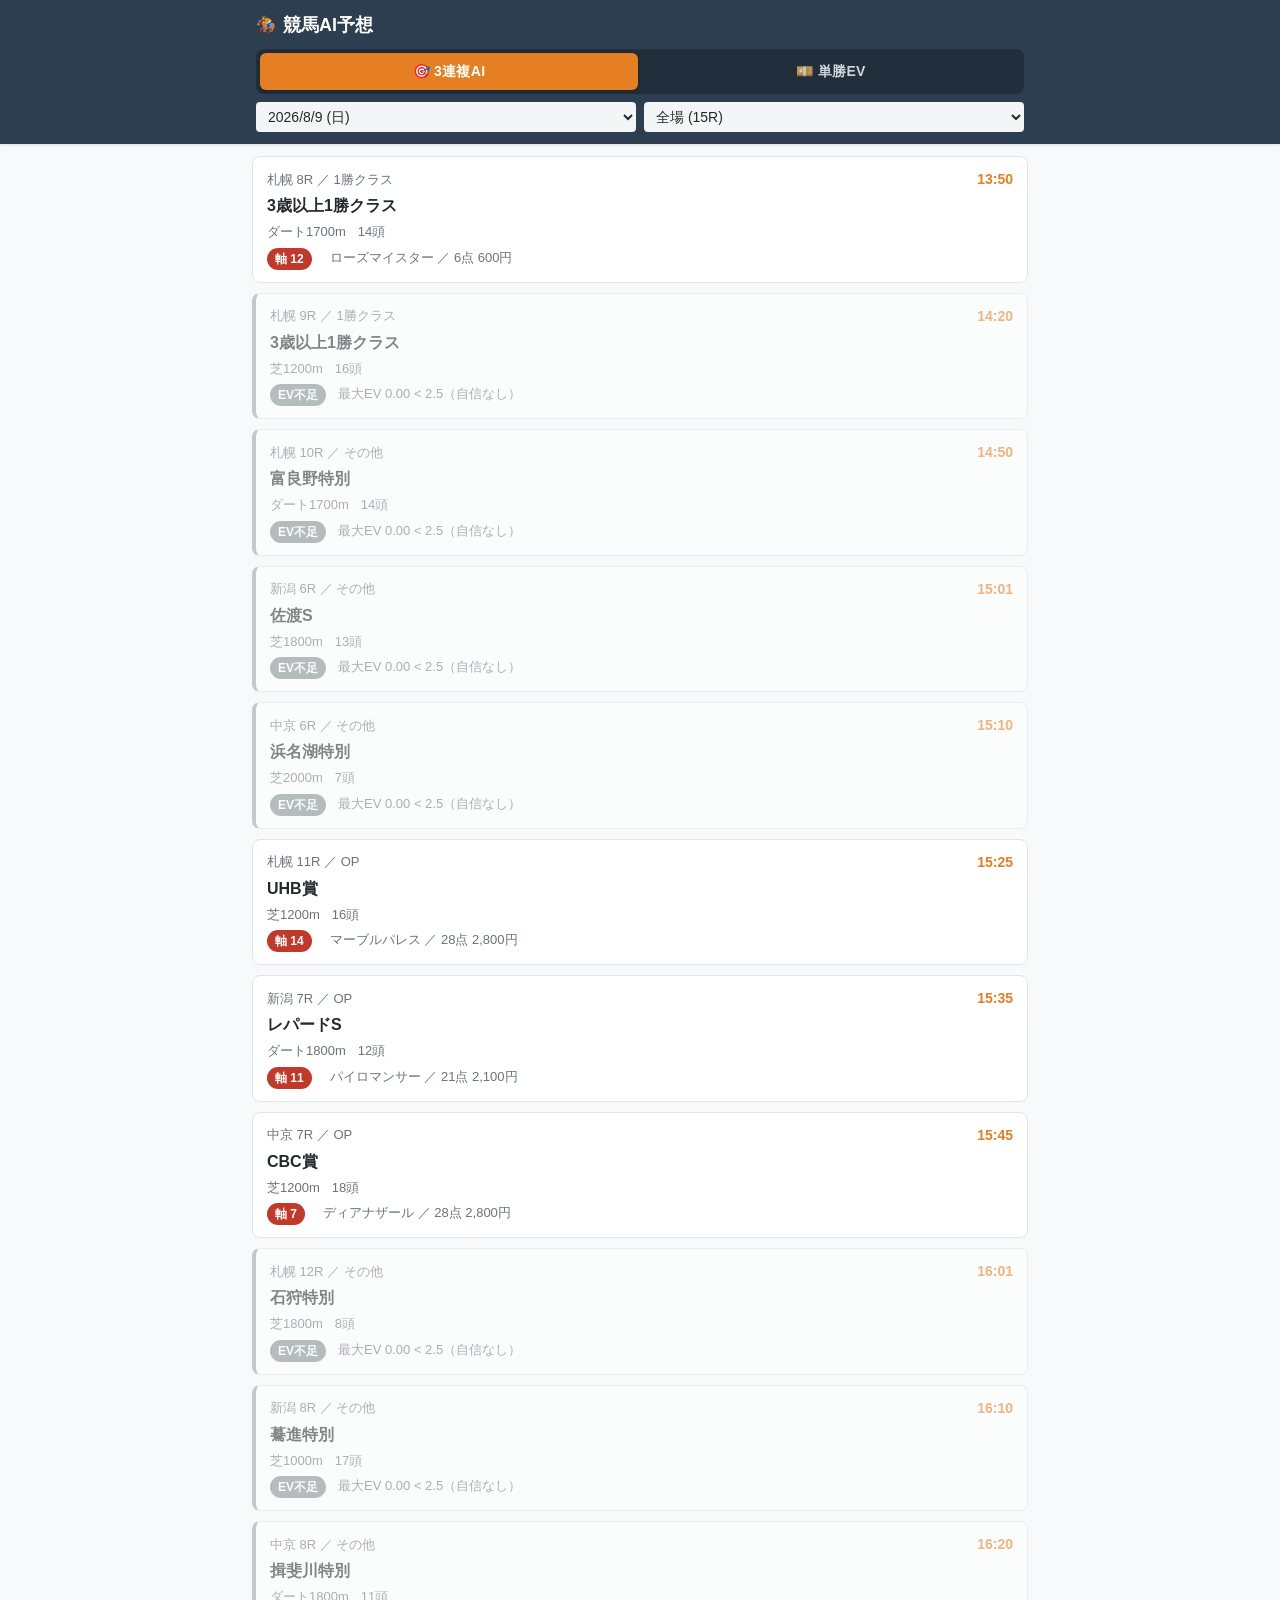
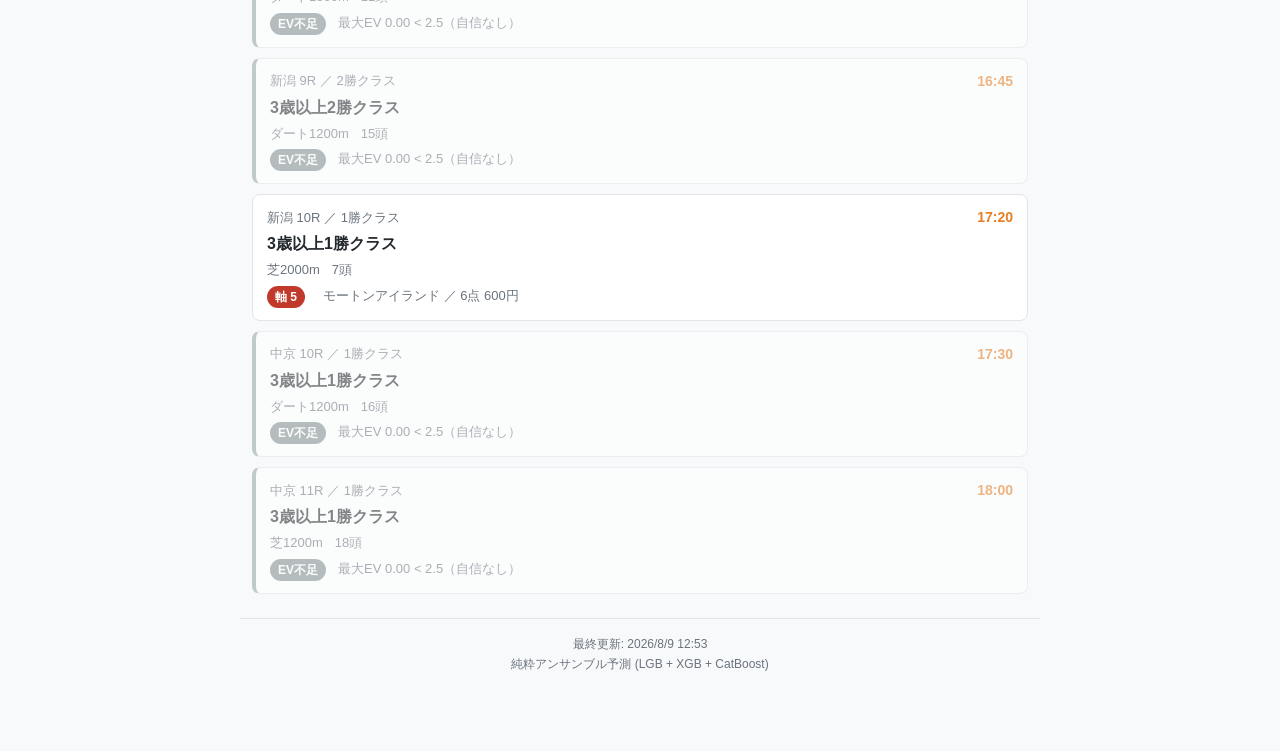
<file: docs/index.html>
<!DOCTYPE html>
<html lang="ja">
<head>
<meta charset="UTF-8">
<meta name="viewport" content="width=device-width, initial-scale=1.0, maximum-scale=1.0">
<meta name="theme-color" content="#2c3e50">
<title>競馬AI予想</title>
<link rel="stylesheet" href="style.css?v=2">
<link rel="manifest" href="manifest.json">
<link rel="apple-touch-icon" href="icons/icon-192.png">
<meta name="apple-mobile-web-app-capable" content="yes">
<meta name="apple-mobile-web-app-status-bar-style" content="default">
</head>
<body>
<header class="topbar">
  <div class="topbar-inner">
    <h1>🏇 競馬AI予想</h1>
    <nav class="tab-bar" id="tab-bar">
      <a href="index.html" class="tab-item active">🎯 3連複AI</a>
      <a href="tansho.html" class="tab-item">💴 単勝EV</a>
    </nav>
    <script>
    document.getElementById('tab-bar').addEventListener('click',function(e){
      var a=e.target.closest('a.tab-item');
      if(a&&!a.classList.contains('active')){e.preventDefault();location.href=a.getAttribute('href')+'?t='+Date.now();}
    });
    </script>
    <div class="meta" style="margin-top:8px">
      <select id="date-select" aria-label="日付選択"></select>
      <select id="venue-filter" aria-label="会場フィルタ">
        <option value="">全場</option>
      </select>
    </div>
  </div>
</header>

<main id="app">
  <p class="loading">読み込み中...</p>
</main>

<footer class="footer">
  <p id="updated-at"></p>
  <p>純粋アンサンブル予測 (LGB + XGB + CatBoost)</p>
</footer>

<script src="app.js"></script>
</body>
</html>
</file>
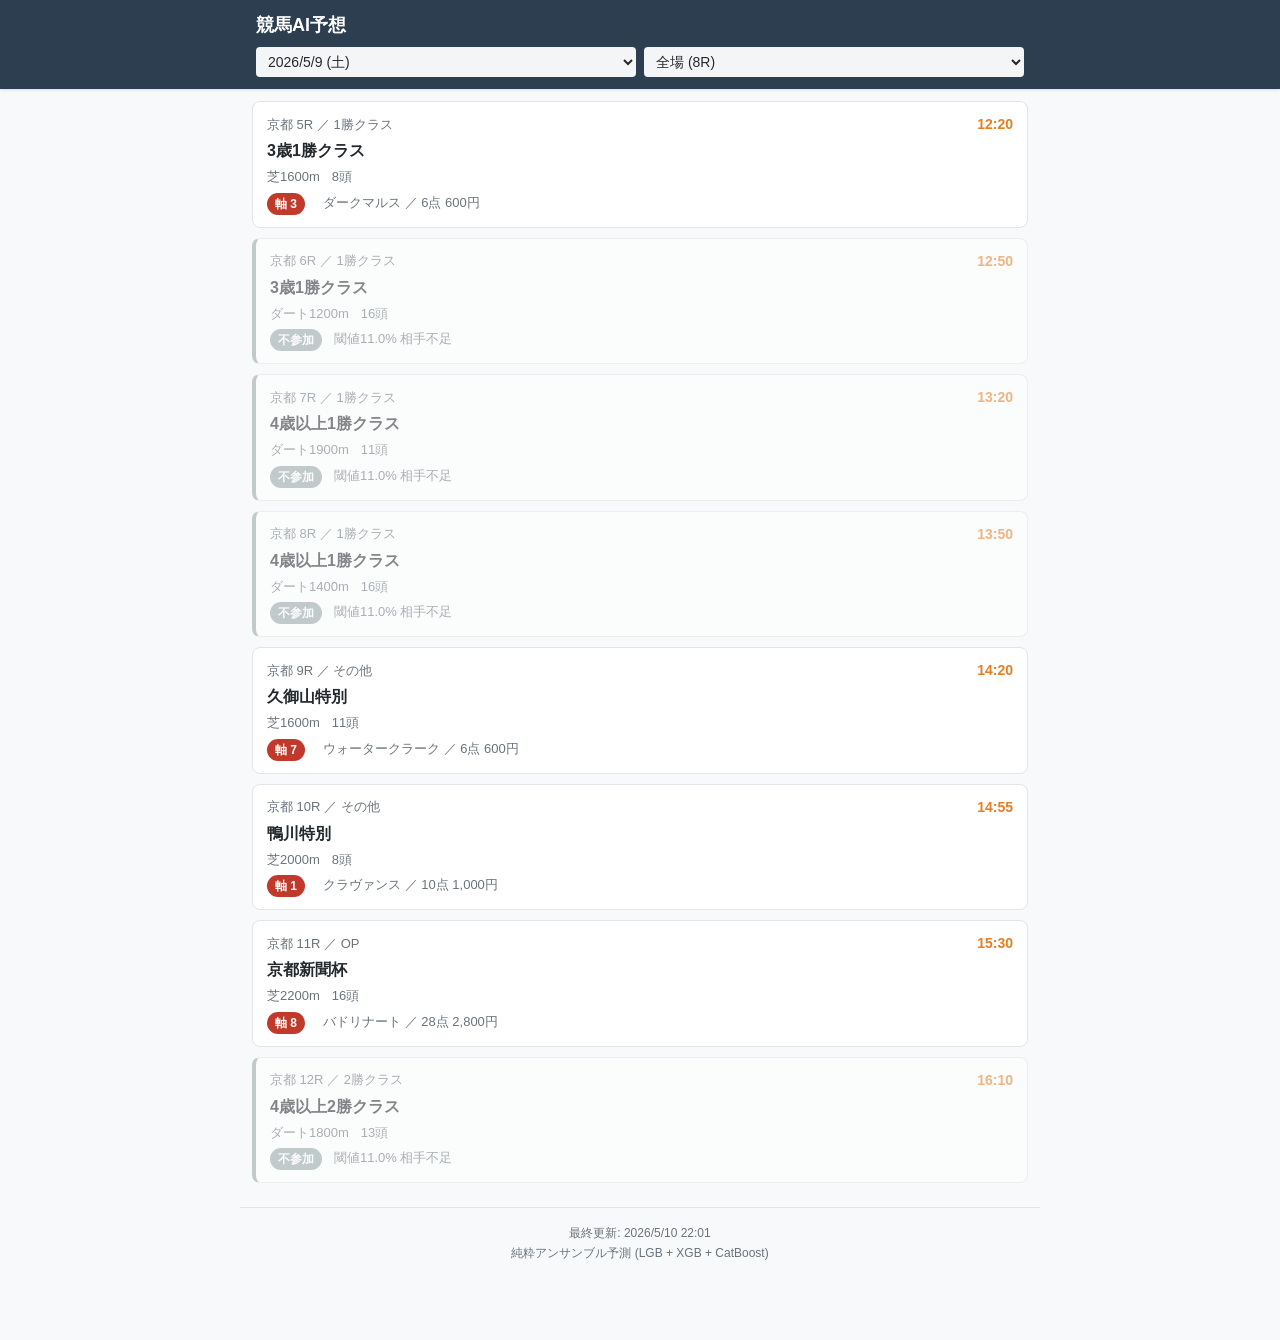
<file: web/index.html>
<!DOCTYPE html>
<html lang="ja">
<head>
<meta charset="UTF-8">
<meta name="viewport" content="width=device-width, initial-scale=1.0, maximum-scale=1.0">
<meta name="theme-color" content="#2c3e50">
<title>競馬AI予想</title>
<link rel="stylesheet" href="style.css">
<link rel="manifest" href="manifest.json">
<link rel="apple-touch-icon" href="icons/icon-192.png">
<meta name="apple-mobile-web-app-capable" content="yes">
<meta name="apple-mobile-web-app-status-bar-style" content="default">
</head>
<body>
<header class="topbar">
  <div class="topbar-inner">
    <h1>競馬AI予想</h1>
    <div class="meta">
      <select id="date-select" aria-label="日付選択"></select>
      <select id="venue-filter" aria-label="会場フィルタ">
        <option value="">全場</option>
      </select>
    </div>
  </div>
</header>

<main id="app">
  <p class="loading">読み込み中...</p>
</main>

<footer class="footer">
  <p id="updated-at"></p>
  <p>純粋アンサンブル予測 (LGB + XGB + CatBoost)</p>
</footer>

<script src="app.js"></script>
</body>
</html>
</file>
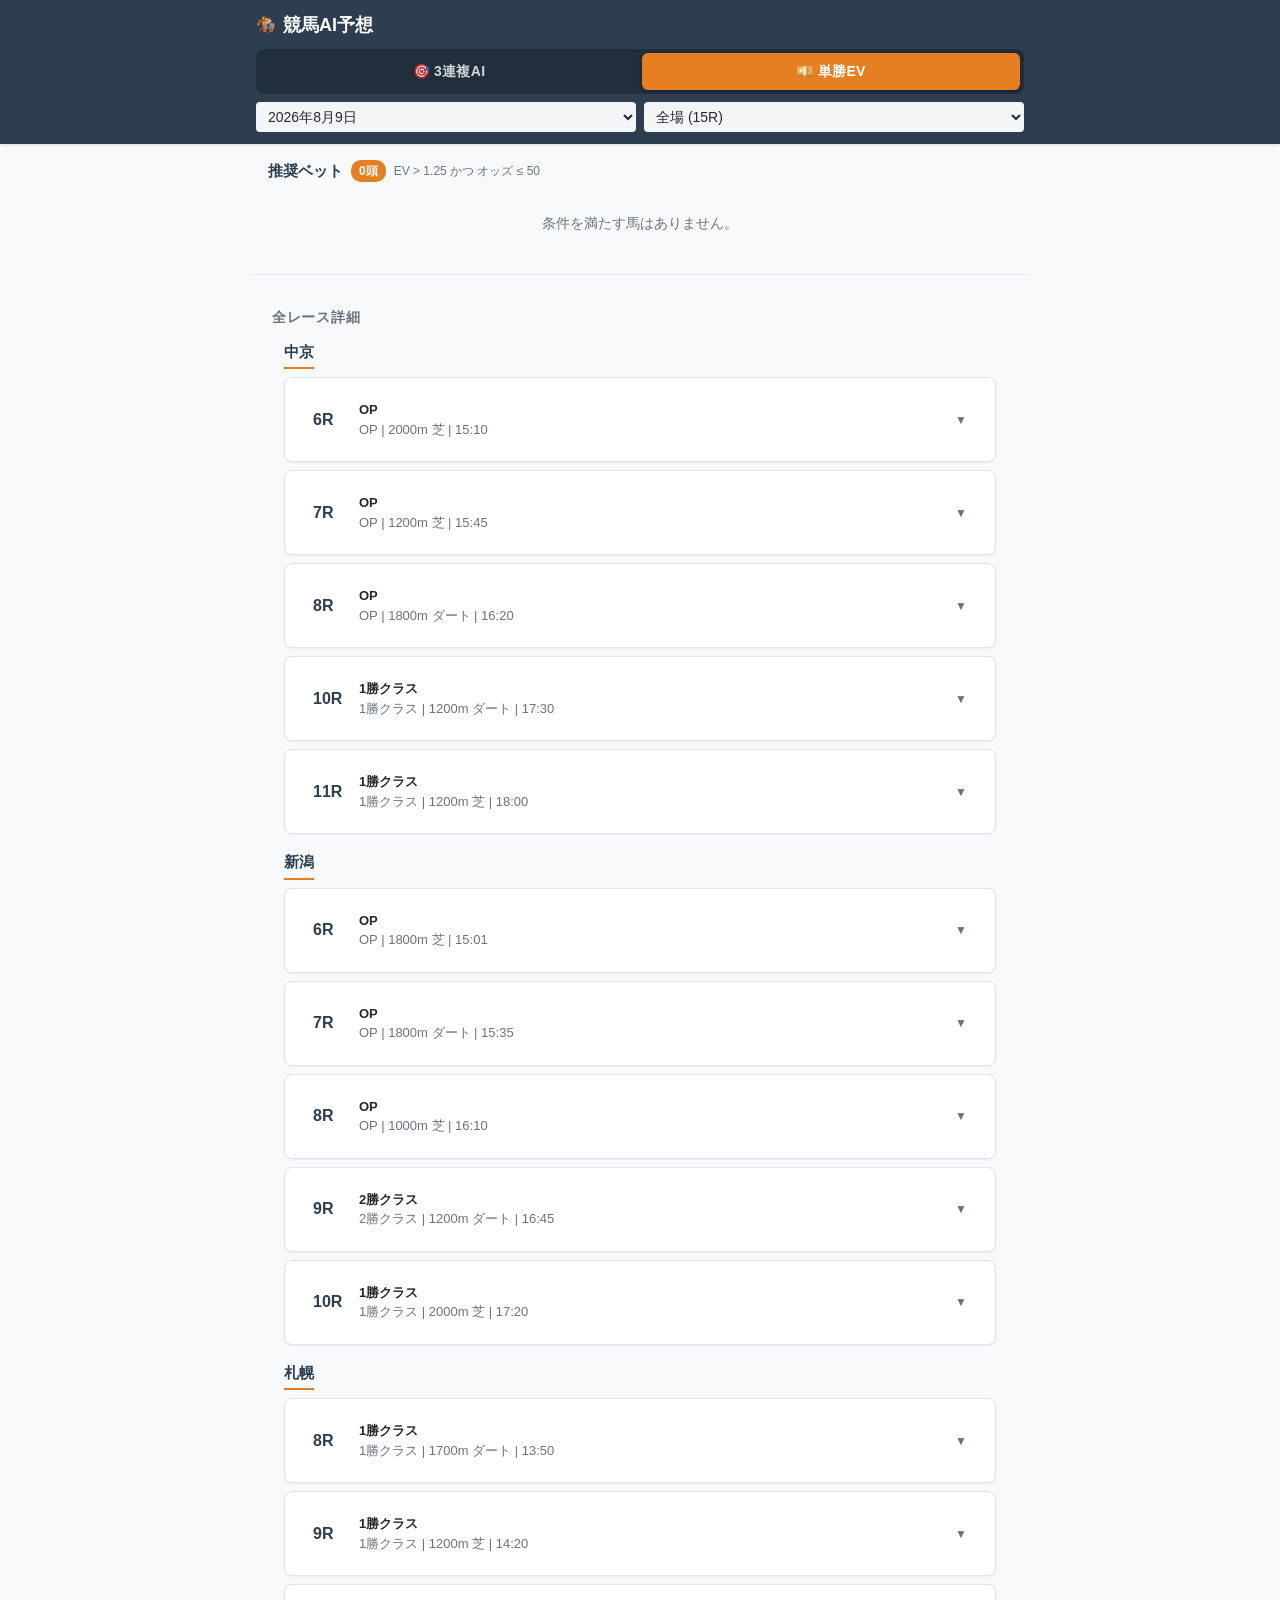
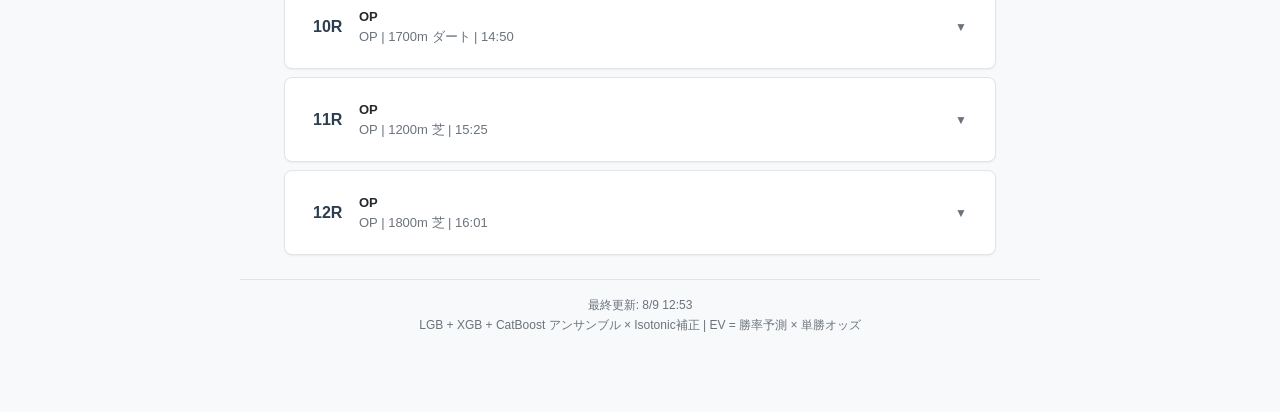
<file: docs/tansho.html>
<!DOCTYPE html>
<html lang="ja">
<head>
<meta charset="UTF-8">
<meta name="viewport" content="width=device-width, initial-scale=1.0, maximum-scale=1.0">
<meta name="theme-color" content="#2c3e50">
<title>単勝EV予測</title>
<link rel="stylesheet" href="style.css?v=2">
<link rel="stylesheet" href="tansho.css">
<link rel="manifest" href="manifest.json">
<link rel="apple-touch-icon" href="icons/icon-192.png">
<meta name="apple-mobile-web-app-capable" content="yes">
<meta name="apple-mobile-web-app-status-bar-style" content="default">
</head>
<body>
<header class="topbar">
  <div class="topbar-inner">
    <h1>🏇 競馬AI予想</h1>
    <nav class="tab-bar" id="tab-bar">
      <a href="index.html" class="tab-item">🎯 3連複AI</a>
      <a href="tansho.html" class="tab-item active">💴 単勝EV</a>
    </nav>
    <script>
    document.getElementById('tab-bar').addEventListener('click',function(e){
      var a=e.target.closest('a.tab-item');
      if(a&&!a.classList.contains('active')){e.preventDefault();location.href=a.getAttribute('href')+'?t='+Date.now();}
    });
    </script>
    <div class="meta" style="margin-top:8px">
      <select id="date-select" aria-label="日付選択"></select>
      <select id="venue-filter" aria-label="会場フィルタ">
        <option value="">全場</option>
      </select>
    </div>
  </div>
</header>

<main id="app">
  <p class="loading">読み込み中...</p>
</main>

<footer class="footer">
  <p id="updated-at"></p>
  <p>LGB + XGB + CatBoost アンサンブル × Isotonic補正  |  EV = 勝率予測 × 単勝オッズ</p>
</footer>

<script src="tansho.js?v=2"></script>
</body>
</html>
</file>
<file: docs/style.css>
/* ====== Reset & Base ====== */
* { box-sizing: border-box; margin: 0; padding: 0; }

:root {
  --bg: #f8f9fa;
  --surface: #ffffff;
  --border: #e1e4e8;
  --text: #24292e;
  --text-mute: #6a737d;
  --primary: #2c3e50;
  --accent: #e67e22;
  --axis: #c0392b;
  --partner: #27ae60;
  --skip: #95a5a6;
}

html { -webkit-text-size-adjust: 100%; }

body {
  font-family: -apple-system, BlinkMacSystemFont, "Hiragino Sans", "Hiragino Kaku Gothic ProN",
               "Segoe UI", Roboto, "Helvetica Neue", Arial, sans-serif;
  background: var(--bg);
  color: var(--text);
  line-height: 1.5;
  -webkit-font-smoothing: antialiased;
  padding-bottom: 60px;
}

/* ====== Topbar ====== */
.topbar {
  position: sticky; top: 0; z-index: 100;
  background: var(--primary);
  color: #fff;
  box-shadow: 0 1px 3px rgba(0,0,0,0.12);
}
.topbar-inner {
  max-width: 800px;
  margin: 0 auto;
  padding: 12px 16px;
}
.topbar h1 {
  font-size: 18px;
  margin-bottom: 8px;
  font-weight: 600;
}
.topbar .meta {
  display: flex;
  gap: 8px;
}
.topbar select {
  flex: 1;
  padding: 6px 8px;
  border-radius: 4px;
  border: none;
  background: rgba(255,255,255,0.95);
  color: var(--text);
  font-size: 14px;
}

/* ====== Tab Bar ====== */
.tab-bar {
  display: flex;
  margin-top: 10px;
  background: rgba(0,0,0,0.25);
  border-radius: 8px;
  padding: 4px;
  gap: 4px;
}
.tab-item {
  flex: 1;
  text-align: center;
  padding: 8px 12px;
  color: rgba(255,255,255,0.8);
  text-decoration: none;
  font-size: 14px;
  font-weight: 600;
  border-radius: 6px;
  transition: all 0.15s;
  white-space: nowrap;
  letter-spacing: 0.02em;
}
.tab-item:hover {
  color: #fff;
  background: rgba(255,255,255,0.12);
}
.tab-item.active {
  color: #fff;
  background: var(--accent);
  box-shadow: 0 1px 4px rgba(0,0,0,0.3);
}

/* ====== Main / Cards ====== */
main {
  max-width: 800px;
  margin: 12px auto;
  padding: 0 12px;
}
.loading, .empty {
  text-align: center;
  color: var(--text-mute);
  padding: 40px 16px;
}

/* レースカード（一覧） */
.race-card {
  background: var(--surface);
  border: 1px solid var(--border);
  border-radius: 8px;
  margin-bottom: 10px;
  padding: 12px 14px;
  cursor: pointer;
  transition: transform 0.05s, box-shadow 0.15s;
}
.race-card:active {
  transform: scale(0.99);
}
.race-card.skipped {
  opacity: 0.55;
  border-left: 4px solid var(--skip);
}
.race-card.f4-out {
  opacity: 0.35;
  border-left: 4px solid #95a5a6;
}
.race-card .f4-pill {
  display: inline-block;
  background: #7f8c8d;
  color: #fff;
  padding: 2px 8px;
  border-radius: 12px;
  font-size: 12px;
  font-weight: 600;
}
.race-card .row1 {
  display: flex;
  justify-content: space-between;
  align-items: center;
  font-size: 13px;
  color: var(--text-mute);
  margin-bottom: 4px;
}
.race-card .row1 .start-time {
  color: var(--accent);
  font-weight: 600;
  font-size: 14px;
}
.race-card .row2 {
  font-size: 16px;
  font-weight: 600;
  margin-bottom: 4px;
}
.race-card .row3 {
  display: flex;
  gap: 12px;
  font-size: 13px;
  color: var(--text-mute);
}
.race-card .axis-pill {
  display: inline-block;
  background: var(--axis);
  color: #fff;
  padding: 2px 8px;
  border-radius: 12px;
  font-size: 12px;
  font-weight: 600;
  margin-right: 6px;
}
.race-card .skip-pill {
  display: inline-block;
  background: var(--skip);
  color: #fff;
  padding: 2px 8px;
  border-radius: 12px;
  font-size: 12px;
  font-weight: 600;
}

/* ====== 的中・外れ表示 ====== */
.axis-pill.hit {
  background: var(--partner);  /* 緑 */
}
.result-hit {
  display: inline-block;
  background: #d4edda;
  color: #155724;
  padding: 2px 8px;
  border-radius: 12px;
  font-size: 12px;
  font-weight: 600;
}
.result-miss {
  display: inline-block;
  color: var(--text-mute);
  font-size: 12px;
}

/* ====== Race Detail ====== */
.detail-back {
  display: inline-block;
  padding: 6px 12px;
  background: var(--primary);
  color: #fff;
  border-radius: 4px;
  text-decoration: none;
  font-size: 13px;
  margin-bottom: 12px;
  cursor: pointer;
  border: none;
}
.detail-header {
  background: var(--surface);
  border: 1px solid var(--border);
  border-radius: 8px;
  padding: 14px;
  margin-bottom: 12px;
}
.detail-header h2 {
  font-size: 18px;
  margin-bottom: 6px;
}
.detail-header .info {
  font-size: 13px;
  color: var(--text-mute);
  margin-bottom: 8px;
}
.detail-header .threshold {
  background: #fef5e7;
  border-left: 3px solid var(--accent);
  padding: 8px 10px;
  border-radius: 4px;
  font-size: 13px;
  margin-bottom: 6px;
}
.detail-header .axis-summary {
  font-size: 14px;
  font-weight: 600;
}

.section-title {
  font-size: 14px;
  font-weight: 600;
  margin: 16px 0 8px;
  padding-left: 4px;
  color: var(--primary);
}

/* ====== 馬テーブル ====== */
.horses-table {
  width: 100%;
  background: var(--surface);
  border: 1px solid var(--border);
  border-radius: 8px;
  border-collapse: collapse;
  overflow: hidden;
  font-size: 13px;
}
.horses-table th {
  background: #f1f3f5;
  font-weight: 600;
  text-align: left;
  padding: 8px 6px;
  font-size: 12px;
  color: var(--text-mute);
  border-bottom: 1px solid var(--border);
}
.horses-table td {
  padding: 8px 6px;
  border-bottom: 1px solid #f1f3f5;
}
.horses-table tr:last-child td {
  border-bottom: none;
}
.horses-table .num {
  text-align: center;
  font-weight: 600;
  width: 28px;
}
.horses-table .mark {
  text-align: center;
  width: 22px;
  font-size: 16px;
}
.horses-table .axis-row {
  background: #fff5f5;
}
.horses-table .partner-row {
  background: #f0fff4;
}
.horses-table .pct {
  text-align: right;
  font-variant-numeric: tabular-nums;
  width: 56px;
}

/* ====== 買い目テーブル ====== */
.buys-summary {
  background: #fef5e7;
  border-left: 3px solid var(--accent);
  padding: 10px 12px;
  border-radius: 4px;
  font-size: 13px;
  margin-bottom: 8px;
}
.buys-table {
  width: 100%;
  background: var(--surface);
  border: 1px solid var(--border);
  border-radius: 8px;
  border-collapse: collapse;
  font-size: 13px;
  font-variant-numeric: tabular-nums;
}
.buys-table th, .buys-table td {
  padding: 7px 8px;
  text-align: right;
  border-bottom: 1px solid #f1f3f5;
}
.buys-table th {
  background: #f1f3f5;
  font-weight: 600;
  font-size: 12px;
  color: var(--text-mute);
}
.buys-table td:first-child, .buys-table th:first-child {
  text-align: left;
  font-weight: 600;
}
.buys-table tr:last-child td {
  border-bottom: none;
}

/* ====== Footer ====== */
.footer {
  max-width: 800px;
  margin: 24px auto 0;
  padding: 16px;
  text-align: center;
  font-size: 12px;
  color: var(--text-mute);
  border-top: 1px solid var(--border);
}
.footer p { margin-bottom: 2px; }

/* ====== モバイル微調整 ====== */
@media (max-width: 480px) {
  .horses-table { font-size: 12px; }
  .horses-table th, .horses-table td { padding: 6px 4px; }
  .buys-table { font-size: 12px; }
  .buys-table th, .buys-table td { padding: 6px 6px; }
}
</file>
<file: web/style.css>
/* ====== Reset & Base ====== */
* { box-sizing: border-box; margin: 0; padding: 0; }

:root {
  --bg: #f8f9fa;
  --surface: #ffffff;
  --border: #e1e4e8;
  --text: #24292e;
  --text-mute: #6a737d;
  --primary: #2c3e50;
  --accent: #e67e22;
  --axis: #c0392b;
  --partner: #27ae60;
  --skip: #95a5a6;
}

html { -webkit-text-size-adjust: 100%; }

body {
  font-family: -apple-system, BlinkMacSystemFont, "Hiragino Sans", "Hiragino Kaku Gothic ProN",
               "Segoe UI", Roboto, "Helvetica Neue", Arial, sans-serif;
  background: var(--bg);
  color: var(--text);
  line-height: 1.5;
  -webkit-font-smoothing: antialiased;
  padding-bottom: 60px;
}

/* ====== Topbar ====== */
.topbar {
  position: sticky; top: 0; z-index: 100;
  background: var(--primary);
  color: #fff;
  box-shadow: 0 1px 3px rgba(0,0,0,0.12);
}
.topbar-inner {
  max-width: 800px;
  margin: 0 auto;
  padding: 12px 16px;
}
.topbar h1 {
  font-size: 18px;
  margin-bottom: 8px;
  font-weight: 600;
}
.topbar .meta {
  display: flex;
  gap: 8px;
}
.topbar select {
  flex: 1;
  padding: 6px 8px;
  border-radius: 4px;
  border: none;
  background: rgba(255,255,255,0.95);
  color: var(--text);
  font-size: 14px;
}

/* ====== Main / Cards ====== */
main {
  max-width: 800px;
  margin: 12px auto;
  padding: 0 12px;
}
.loading, .empty {
  text-align: center;
  color: var(--text-mute);
  padding: 40px 16px;
}

/* レースカード（一覧） */
.race-card {
  background: var(--surface);
  border: 1px solid var(--border);
  border-radius: 8px;
  margin-bottom: 10px;
  padding: 12px 14px;
  cursor: pointer;
  transition: transform 0.05s, box-shadow 0.15s;
}
.race-card:active {
  transform: scale(0.99);
}
.race-card.skipped {
  opacity: 0.55;
  border-left: 4px solid var(--skip);
}
.race-card .row1 {
  display: flex;
  justify-content: space-between;
  align-items: center;
  font-size: 13px;
  color: var(--text-mute);
  margin-bottom: 4px;
}
.race-card .row1 .start-time {
  color: var(--accent);
  font-weight: 600;
  font-size: 14px;
}
.race-card .row2 {
  font-size: 16px;
  font-weight: 600;
  margin-bottom: 4px;
}
.race-card .row3 {
  display: flex;
  gap: 12px;
  font-size: 13px;
  color: var(--text-mute);
}
.race-card .axis-pill {
  display: inline-block;
  background: var(--axis);
  color: #fff;
  padding: 2px 8px;
  border-radius: 12px;
  font-size: 12px;
  font-weight: 600;
  margin-right: 6px;
}
.race-card .skip-pill {
  display: inline-block;
  background: var(--skip);
  color: #fff;
  padding: 2px 8px;
  border-radius: 12px;
  font-size: 12px;
  font-weight: 600;
}

/* ====== Race Detail ====== */
.detail-back {
  display: inline-block;
  padding: 6px 12px;
  background: var(--primary);
  color: #fff;
  border-radius: 4px;
  text-decoration: none;
  font-size: 13px;
  margin-bottom: 12px;
  cursor: pointer;
  border: none;
}
.detail-header {
  background: var(--surface);
  border: 1px solid var(--border);
  border-radius: 8px;
  padding: 14px;
  margin-bottom: 12px;
}
.detail-header h2 {
  font-size: 18px;
  margin-bottom: 6px;
}
.detail-header .info {
  font-size: 13px;
  color: var(--text-mute);
  margin-bottom: 8px;
}
.detail-header .threshold {
  background: #fef5e7;
  border-left: 3px solid var(--accent);
  padding: 8px 10px;
  border-radius: 4px;
  font-size: 13px;
  margin-bottom: 6px;
}
.detail-header .axis-summary {
  font-size: 14px;
  font-weight: 600;
}

.section-title {
  font-size: 14px;
  font-weight: 600;
  margin: 16px 0 8px;
  padding-left: 4px;
  color: var(--primary);
}

/* ====== 馬テーブル ====== */
.horses-table {
  width: 100%;
  background: var(--surface);
  border: 1px solid var(--border);
  border-radius: 8px;
  border-collapse: collapse;
  overflow: hidden;
  font-size: 13px;
}
.horses-table th {
  background: #f1f3f5;
  font-weight: 600;
  text-align: left;
  padding: 8px 6px;
  font-size: 12px;
  color: var(--text-mute);
  border-bottom: 1px solid var(--border);
}
.horses-table td {
  padding: 8px 6px;
  border-bottom: 1px solid #f1f3f5;
}
.horses-table tr:last-child td {
  border-bottom: none;
}
.horses-table .num {
  text-align: center;
  font-weight: 600;
  width: 28px;
}
.horses-table .mark {
  text-align: center;
  width: 22px;
  font-size: 16px;
}
.horses-table .axis-row {
  background: #fff5f5;
}
.horses-table .partner-row {
  background: #f0fff4;
}
.horses-table .pct {
  text-align: right;
  font-variant-numeric: tabular-nums;
  width: 56px;
}

/* ====== 買い目テーブル ====== */
.buys-summary {
  background: #fef5e7;
  border-left: 3px solid var(--accent);
  padding: 10px 12px;
  border-radius: 4px;
  font-size: 13px;
  margin-bottom: 8px;
}
.buys-table {
  width: 100%;
  background: var(--surface);
  border: 1px solid var(--border);
  border-radius: 8px;
  border-collapse: collapse;
  font-size: 13px;
  font-variant-numeric: tabular-nums;
}
.buys-table th, .buys-table td {
  padding: 7px 8px;
  text-align: right;
  border-bottom: 1px solid #f1f3f5;
}
.buys-table th {
  background: #f1f3f5;
  font-weight: 600;
  font-size: 12px;
  color: var(--text-mute);
}
.buys-table td:first-child, .buys-table th:first-child {
  text-align: left;
  font-weight: 600;
}
.buys-table tr:last-child td {
  border-bottom: none;
}

/* ====== Footer ====== */
.footer {
  max-width: 800px;
  margin: 24px auto 0;
  padding: 16px;
  text-align: center;
  font-size: 12px;
  color: var(--text-mute);
  border-top: 1px solid var(--border);
}
.footer p { margin-bottom: 2px; }

/* ====== モバイル微調整 ====== */
@media (max-width: 480px) {
  .horses-table { font-size: 12px; }
  .horses-table th, .horses-table td { padding: 6px 4px; }
  .buys-table { font-size: 12px; }
  .buys-table th, .buys-table td { padding: 6px 6px; }
}
</file>
<file: docs/tansho.css>
/* ====== 単勝EV専用スタイル ====== */

:root {
  --ev-buy-bg:    #d4edda;
  --ev-buy-text:  #155724;
  --ev-mid-bg:    #fff3cd;
  --ev-mid-text:  #856404;
  --ev-bar-max:   #2ecc71;
  --ev-bar-mid:   #f39c12;
}


/* ====== 推奨ベットサマリー ====== */
.summary-section {
  max-width: 800px;
  margin: 16px auto 0;
  padding: 0 16px;
}
.summary-header {
  font-size: 15px;
  font-weight: 700;
  color: var(--primary);
  margin-bottom: 10px;
  display: flex;
  align-items: center;
  gap: 8px;
}
.summary-header .badge {
  background: var(--accent);
  color: #fff;
  font-size: 12px;
  padding: 2px 8px;
  border-radius: 10px;
}
.no-bets {
  text-align: center;
  color: var(--text-mute);
  padding: 20px;
  font-size: 14px;
}

/* 推奨ベット表 */
.bet-table {
  width: 100%;
  border-collapse: collapse;
  font-size: 13px;
  background: var(--surface);
  border-radius: 8px;
  overflow: hidden;
  box-shadow: 0 1px 3px rgba(0,0,0,0.08);
}
.bet-table th {
  background: var(--primary);
  color: #fff;
  padding: 8px 10px;
  text-align: right;
  font-weight: 600;
  white-space: nowrap;
}
.bet-table th:first-child,
.bet-table th:nth-child(2) { text-align: left; }
.bet-table td {
  padding: 8px 10px;
  border-bottom: 1px solid var(--border);
  text-align: right;
  white-space: nowrap;
}
.bet-table td:first-child,
.bet-table td:nth-child(2) { text-align: left; }
.bet-table tr:last-child td { border-bottom: none; }

.ev-high { background: var(--ev-buy-bg); color: var(--ev-buy-text); }
.ev-mid  { background: var(--ev-mid-bg); color: var(--ev-mid-text); }

.ev-badge {
  display: inline-block;
  padding: 2px 6px;
  border-radius: 4px;
  font-weight: 700;
  font-size: 12px;
}
.ev-badge.high { background: #28a745; color: #fff; }
.ev-badge.mid  { background: #ffc107; color: #333; }

/* ====== レース詳細セクション ====== */
.divider {
  max-width: 800px;
  margin: 20px auto 0;
  padding: 0 16px;
  border-top: 1px solid var(--border);
  padding-top: 16px;
}
.section-title {
  font-size: 14px;
  font-weight: 700;
  color: var(--text-mute);
  text-transform: uppercase;
  letter-spacing: 0.05em;
  margin-bottom: 12px;
}

/* 会場グループ */
.venue-group {
  max-width: 800px;
  margin: 0 auto 16px;
  padding: 0 16px;
}
.venue-label {
  font-size: 15px;
  font-weight: 700;
  color: var(--primary);
  margin-bottom: 8px;
  padding-bottom: 4px;
  border-bottom: 2px solid var(--accent);
  display: inline-block;
}

/* レースカード */
.race-card {
  background: var(--surface);
  border: 1px solid var(--border);
  border-radius: 8px;
  margin-bottom: 8px;
  overflow: hidden;
  box-shadow: 0 1px 2px rgba(0,0,0,0.05);
}
.race-card.has-buy { border-color: #28a745; border-width: 2px; }

.race-card-header {
  display: flex;
  align-items: center;
  padding: 10px 14px;
  cursor: pointer;
  gap: 10px;
  user-select: none;
}
.race-card-header:hover { background: #f5f5f5; }

.race-num {
  font-size: 16px;
  font-weight: 800;
  color: var(--primary);
  min-width: 36px;
}
.race-info {
  flex: 1;
  font-size: 13px;
  color: var(--text-mute);
}
.race-info strong { color: var(--text); }
.race-buy-count {
  font-size: 12px;
  background: #28a745;
  color: #fff;
  padding: 2px 8px;
  border-radius: 10px;
  white-space: nowrap;
}
.race-expand-icon {
  font-size: 12px;
  color: var(--text-mute);
  transition: transform 0.2s;
}
.race-card.expanded .race-expand-icon { transform: rotate(180deg); }

.race-card-body {
  display: none;
  padding: 0 14px 12px;
}
.race-card.expanded .race-card-body { display: block; }

/* 馬テーブル */
.horse-table {
  width: 100%;
  border-collapse: collapse;
  font-size: 13px;
}
.horse-table th {
  background: #f0f2f4;
  padding: 6px 8px;
  text-align: right;
  font-weight: 600;
  font-size: 12px;
  color: var(--text-mute);
  white-space: nowrap;
}
.horse-table th:first-child { text-align: center; }
.horse-table td {
  padding: 7px 8px;
  border-bottom: 1px solid #f0f2f4;
  text-align: right;
  white-space: nowrap;
}
.horse-table td:first-child { text-align: center; }
.horse-table tr:last-child td { border-bottom: none; }

.horse-table tr.buy-row td { background: var(--ev-buy-bg); }
.horse-table tr.mid-row td { background: var(--ev-mid-bg); }

/* EV バー */
.ev-bar-wrap {
  display: flex;
  align-items: center;
  gap: 6px;
  justify-content: flex-end;
}
.ev-bar {
  height: 6px;
  border-radius: 3px;
  background: #e0e0e0;
  width: 48px;
  overflow: hidden;
  flex-shrink: 0;
}
.ev-bar-fill {
  height: 100%;
  border-radius: 3px;
  transition: width 0.3s;
}
.ev-val { font-weight: 700; min-width: 36px; text-align: right; }

/* 馬番バッジ */
.hnum-badge {
  display: inline-block;
  width: 24px; height: 24px;
  line-height: 24px;
  border-radius: 50%;
  background: var(--primary);
  color: #fff;
  font-size: 12px;
  font-weight: 700;
  text-align: center;
}
.buy-row .hnum-badge { background: #28a745; }

/* ====== レスポンシブ ====== */
@media (max-width: 480px) {
  .bet-table th:nth-child(4),
  .bet-table td:nth-child(4) { display: none; } /* 距離 非表示 */
}
</file>
